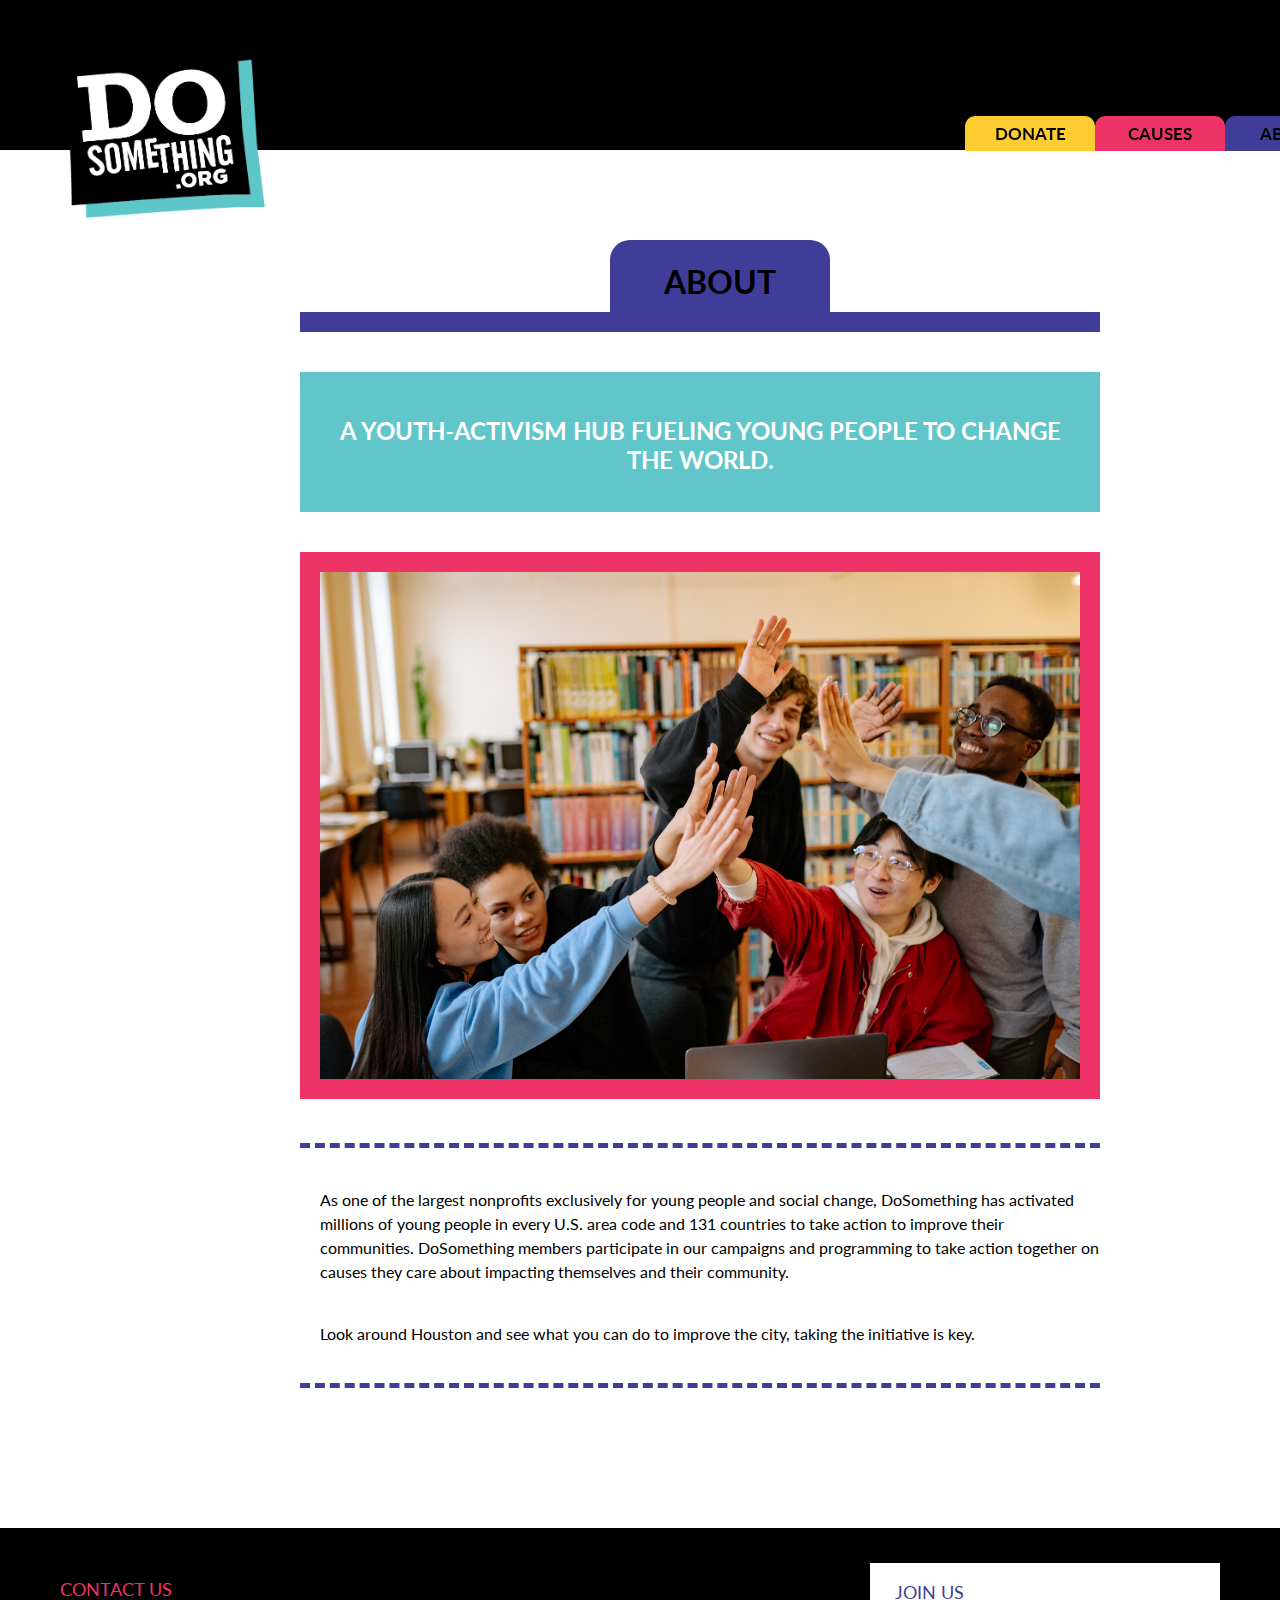
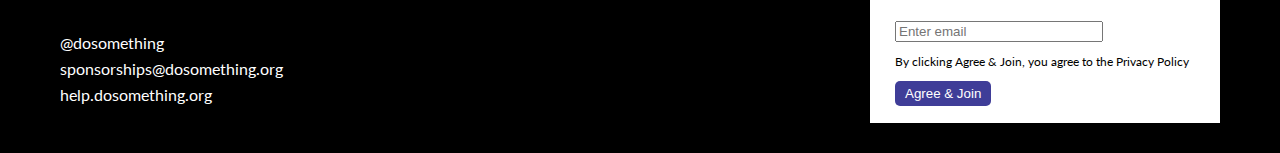
<file: about.html>
<!DOCTYPE html>
<html>

  <head>
    <head>
      <title>DoSomething - About</title>
      <link rel="stylesheet" href="DoSomething.css">
      <link rel="preconnect" href="https://fonts.googleapis.com">
      <link rel="preconnect" href="https://fonts.gstatic.com" crossorigin>
      <link href="https://fonts.googleapis.com/css2?family=Lato:wght@100;300;400;700;900&display=swap" rel="stylesheet"> 
      <link rel="shortcut icon" type="image/x-icon" href="favicon-16x16.png"/> 
    </head>
  </head>

  <body>
    <header>
      <a href="index.html"><img class="logo" src="logo.png"></a>
      <div class="nav-buttons">
        <button class="donate-button"><a href="donate.html">DONATE</a></button>
        <button class="causes-button"><a href="causes.html">CAUSES</a></button>
        <button class="about-button"><a href="about.html">ABOUT</a></button>
      </div>
    </header>

    <div class="about-section">
      <h1><p class="about-title">ABOUT</p></h1>
    </div>

    <div class="about-border"></div>

    <div class="blue-section">
    <div class="blue-block">
      <h2><p class="youth-hub">A YOUTH-ACTIVISM HUB FUELING YOUNG PEOPLE TO CHANGE THE WORLD.</p></h2>
    </div>

    

    <img class="team-pic" src="team.jpg">

    <div class="about-desc">
      <p class="statement">As one of the largest nonprofits exclusively for young people and social change, DoSomething has activated millions of young people in every U.S. area code and 131 countries to take action to improve their communities. DoSomething members participate in our campaigns and programming to take action together on causes they care about impacting themselves and their community.<br>
         <div class="end">Look around Houston and see what you can do to improve the city, taking the initiative is key.</p></div>
    </div>

    <footer>

      <div class="contact">
        <p class="contact-us">CONTACT US</p>
        <div class="usernames">
          <p>@dosomething</p>
          <p>sponsorships@dosomething.org</p>
          <p>help.dosomething.org</p>
        </div>
      </div>
  
      <div class="join-box">
        <p class="join">JOIN US</p>
        <input class="type-box" type="text" placeholder="Enter email">
        <p class="terms">By clicking Agree & Join, you agree to the Privacy Policy</p>
        <button class="agree-button">Agree & Join</button>
      </div>
    </footer>
  
  </body>

</html>
</file>
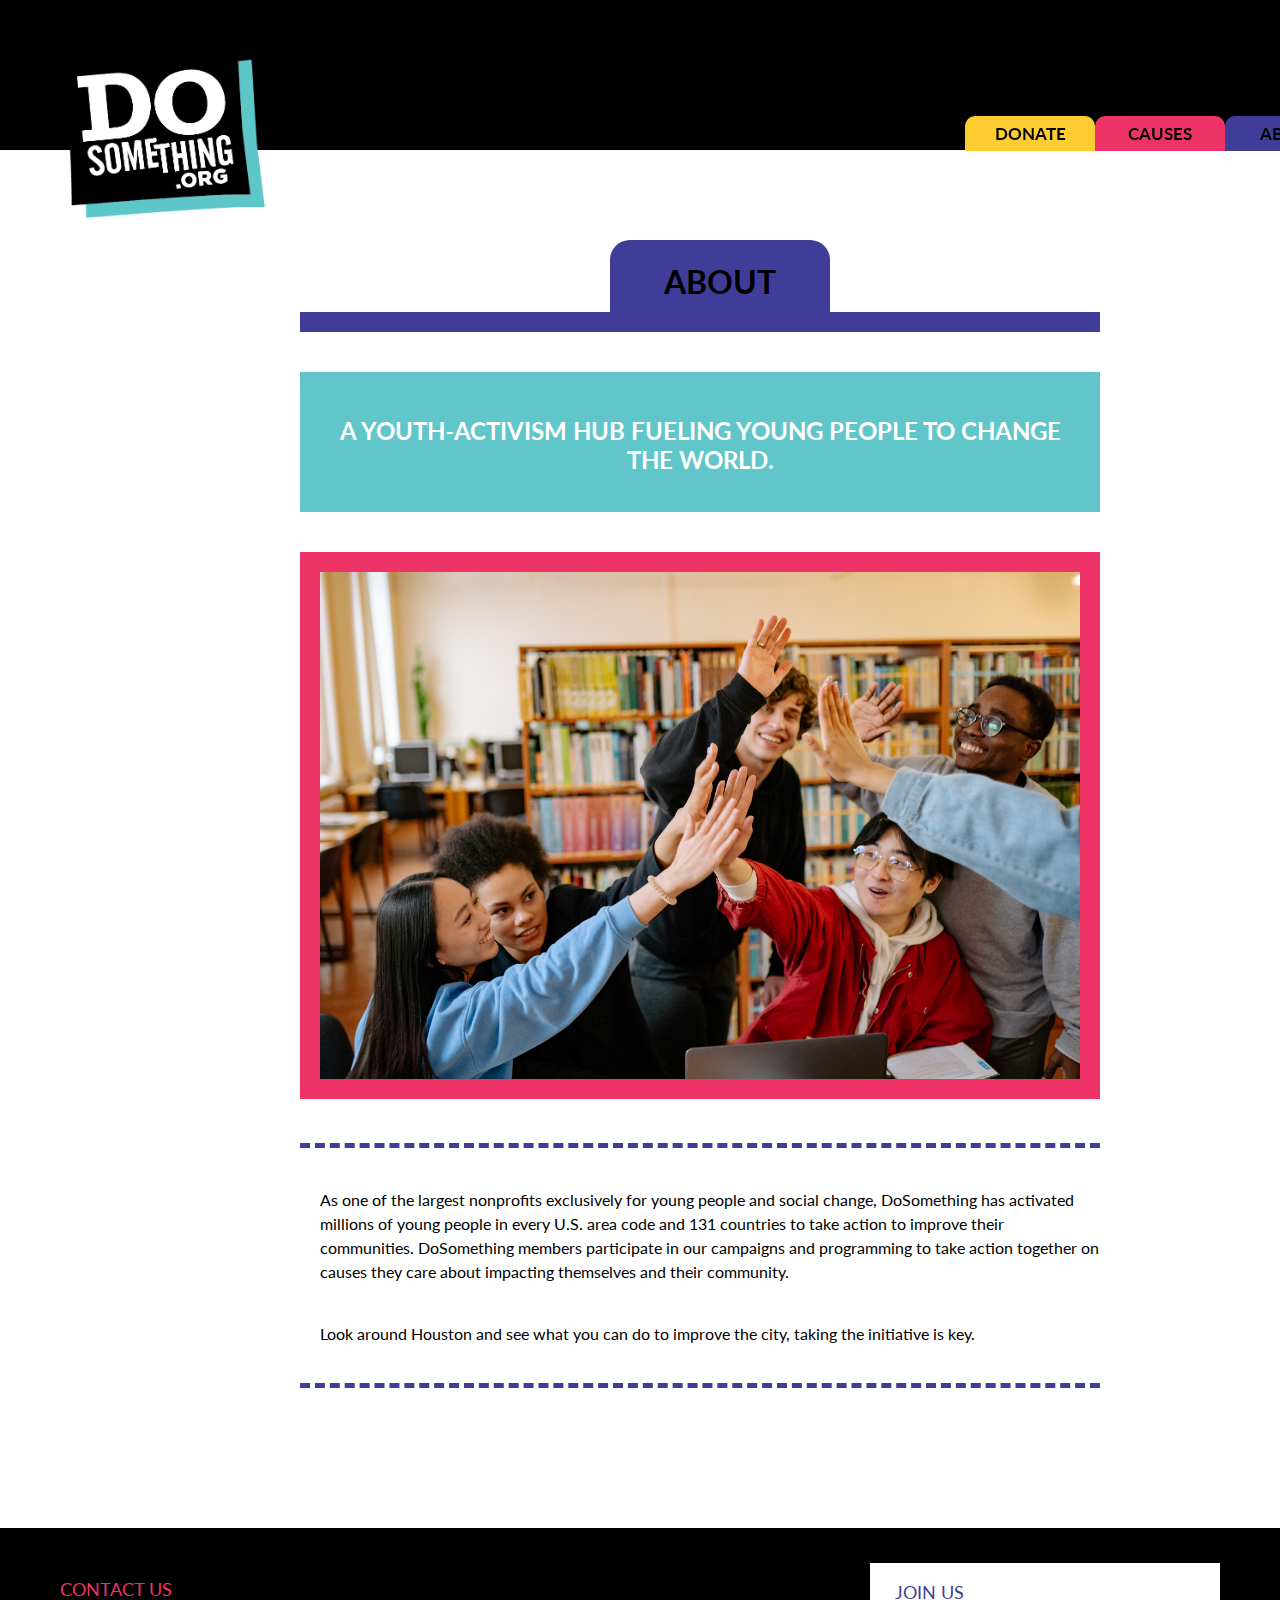
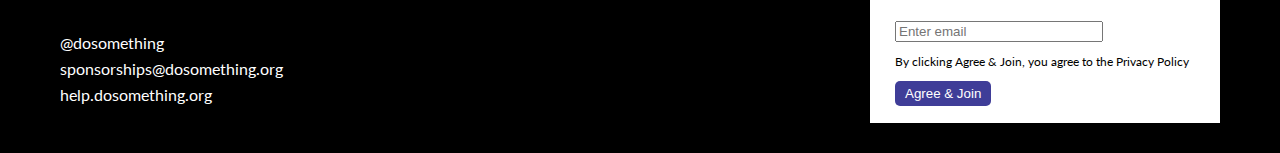
<file: About.html>
<!DOCTYPE html>
<html>

  <head>
    <head>
      <title>DoSomething - About</title>
      <link rel="stylesheet" href="DoSomething.css">
      <link rel="preconnect" href="https://fonts.googleapis.com">
      <link rel="preconnect" href="https://fonts.gstatic.com" crossorigin>
      <link href="https://fonts.googleapis.com/css2?family=Lato:wght@100;300;400;700;900&display=swap" rel="stylesheet"> 
      <link rel="shortcut icon" type="image/x-icon" href="pics/favicon-16x16.png"/> 
    </head>
  </head>

  <body>
    <header>
      <a href="DoSomething.html"><img class="logo" src="logo.png"></a>
      <div class="nav-buttons">
        <button class="donate-button"><a href="donate.html">DONATE</a></button>
        <button class="causes-button"><a href="causes.html">CAUSES</a></button>
        <button class="about-button"><a href="about.html">ABOUT</a></button>
      </div>
    </header>

    <div class="about-section">
      <h1><p class="about-title">ABOUT</p></h1>
    </div>

    <div class="about-border"></div>

    <div class="blue-section">
    <div class="blue-block">
      <h2><p class="youth-hub">A YOUTH-ACTIVISM HUB FUELING YOUNG PEOPLE TO CHANGE THE WORLD.</p></h2>
    </div>

    

    <img class="team-pic" src="team.jpg">

    <div class="about-desc">
      <p class="statement">As one of the largest nonprofits exclusively for young people and social change, DoSomething has activated millions of young people in every U.S. area code and 131 countries to take action to improve their communities. DoSomething members participate in our campaigns and programming to take action together on causes they care about impacting themselves and their community.<br>
         <div class="end">Look around Houston and see what you can do to improve the city, taking the initiative is key.</p></div>
    </div>

    <footer>

      <div class="contact">
        <p class="contact-us">CONTACT US</p>
        <div class="usernames">
          <p>@dosomething</p>
          <p>sponsorships@dosomething.org</p>
          <p>help.dosomething.org</p>
        </div>
      </div>
  
      <div class="join-box">
        <p class="join">JOIN US</p>
        <input class="type-box" type="text" placeholder="Enter email">
        <p class="terms">By clicking Agree & Join, you agree to the Privacy Policy</p>
        <button class="agree-button">Agree & Join</button>
      </div>
    </footer>
  
  </body>

</html>
</file>
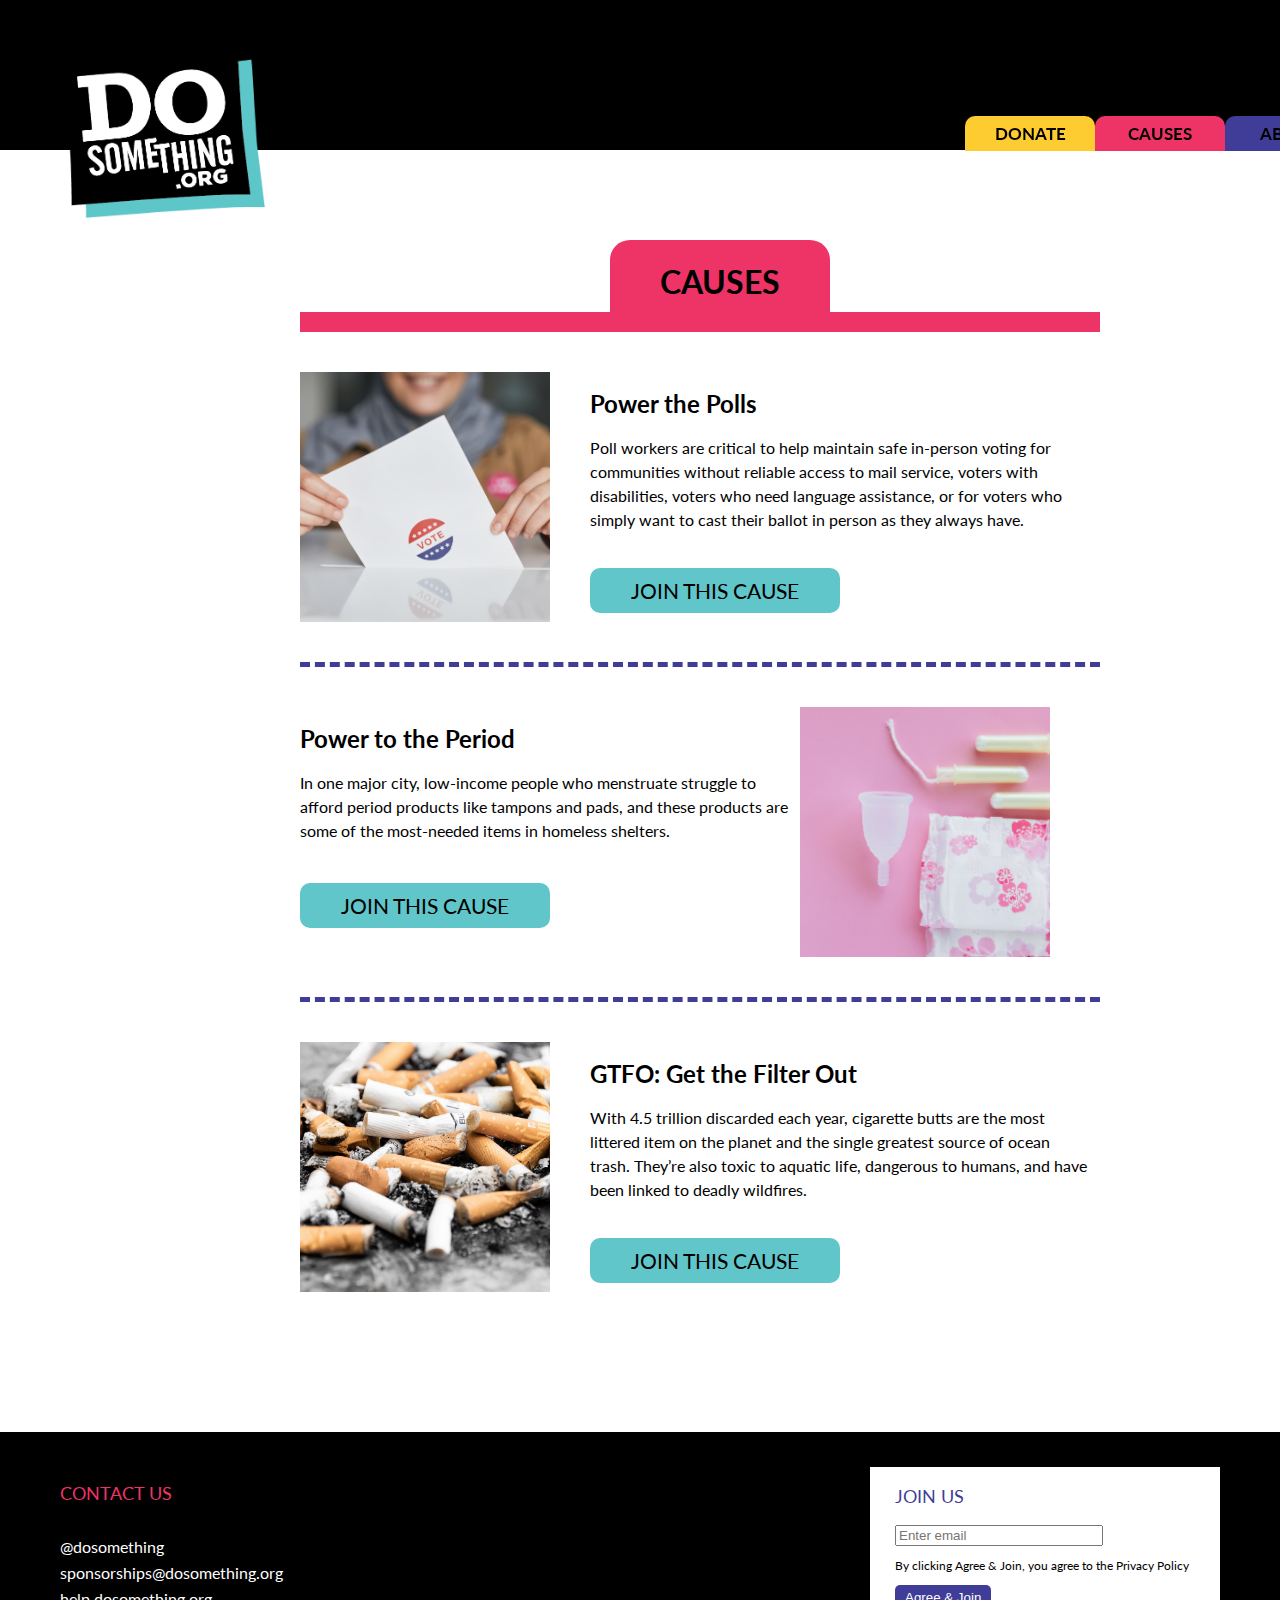
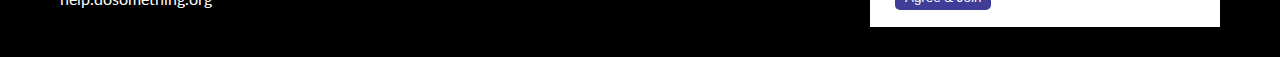
<file: causes.html>
<!DOCTYPE html>
<html>

  <head>
    <title>DoSomething - Causes</title>
    <link rel="stylesheet" href="DoSomething.css">
    <link rel="preconnect" href="https://fonts.googleapis.com">
    <link rel="preconnect" href="https://fonts.gstatic.com" crossorigin>
    <link href="https://fonts.googleapis.com/css2?family=Lato:wght@100;300;400;700;900&display=swap" rel="stylesheet">  
    <link rel="shortcut icon" type="image/x-icon" href="favicon-16x16.png"/>
  </head>

  <body>
    <header>
      <a href="index.html"><img class="logo" src="logo.png"></a>
      <div class="nav-buttons">
        <button class="donate-button"><a href="donate.html">DONATE</a></button>
        <button class="causes-button"><a href="causes.html">CAUSES</a></button>
        <button class="about-button"><a href="about.html">ABOUT</a></button>
      </div>
    </header>

    <div class="causes-section">
      <h1><p class="causes-title">CAUSES</p></h1>
    </div>

    <div class="border"></div>

    <div class="polls">
      <img class="vote-pic" src="vote.jpg">
      <div class="polls-section">
        <h2>Power the Polls</h2>
        <p>Poll workers are critical to help maintain safe in-person voting for communities without reliable access to mail service, voters with disabilities, voters who need language assistance, or for voters who simply want to cast their ballot in person as they always have.</p>
        <div class="float-button"><button class="join-cause">JOIN THIS CAUSE</button></div>
      </div>
    </div>

    <div class="dash-border"></div>

    <div class="period">
      <div class="period-section">
        <h2>Power to the Period</h2>
        <p>In one major city, low-income people who menstruate struggle to afford period products like tampons and pads, and these products are some of the most-needed items in homeless shelters.</p>
        <div class="period-button"><button class="join-cause">JOIN THIS CAUSE</button></div>
      </div>
      <img class="period-pic" src="period.jpg">
    </div>

    <div class="dash-border"></div>

    <div class="polls">
      <img class="vote-pic" src="cigarettes.jpg">
      <div class="polls-section">
        <h2>GTFO: Get the Filter Out</h2>
        <p>With 4.5 trillion discarded each year, cigarette butts are the most littered item on the planet and the single greatest source of ocean trash. They’re also toxic to aquatic life, dangerous to humans, and have been linked to deadly wildfires.</p>
        <div class="float-button"><button class="join-cause">JOIN THIS CAUSE</button></div>
      </div>
    </div>
  </body>

  <div class="space-under"></div>

  <footer>

    <div class="contact">
      <p class="contact-us">CONTACT US</p>
      <div class="usernames">
        <p>@dosomething</p>
        <p>sponsorships@dosomething.org</p>
        <p>help.dosomething.org</p>
      </div>
    </div>

    <div class="join-box">
      <p class="join">JOIN US</p>
      <input class="type-box" type="text" placeholder="Enter email">
      <p class="terms">By clicking Agree & Join, you agree to the Privacy Policy</p>
      <button class="agree-button">Agree & Join</button>
    </div>
  </footer>

</html>
</file>
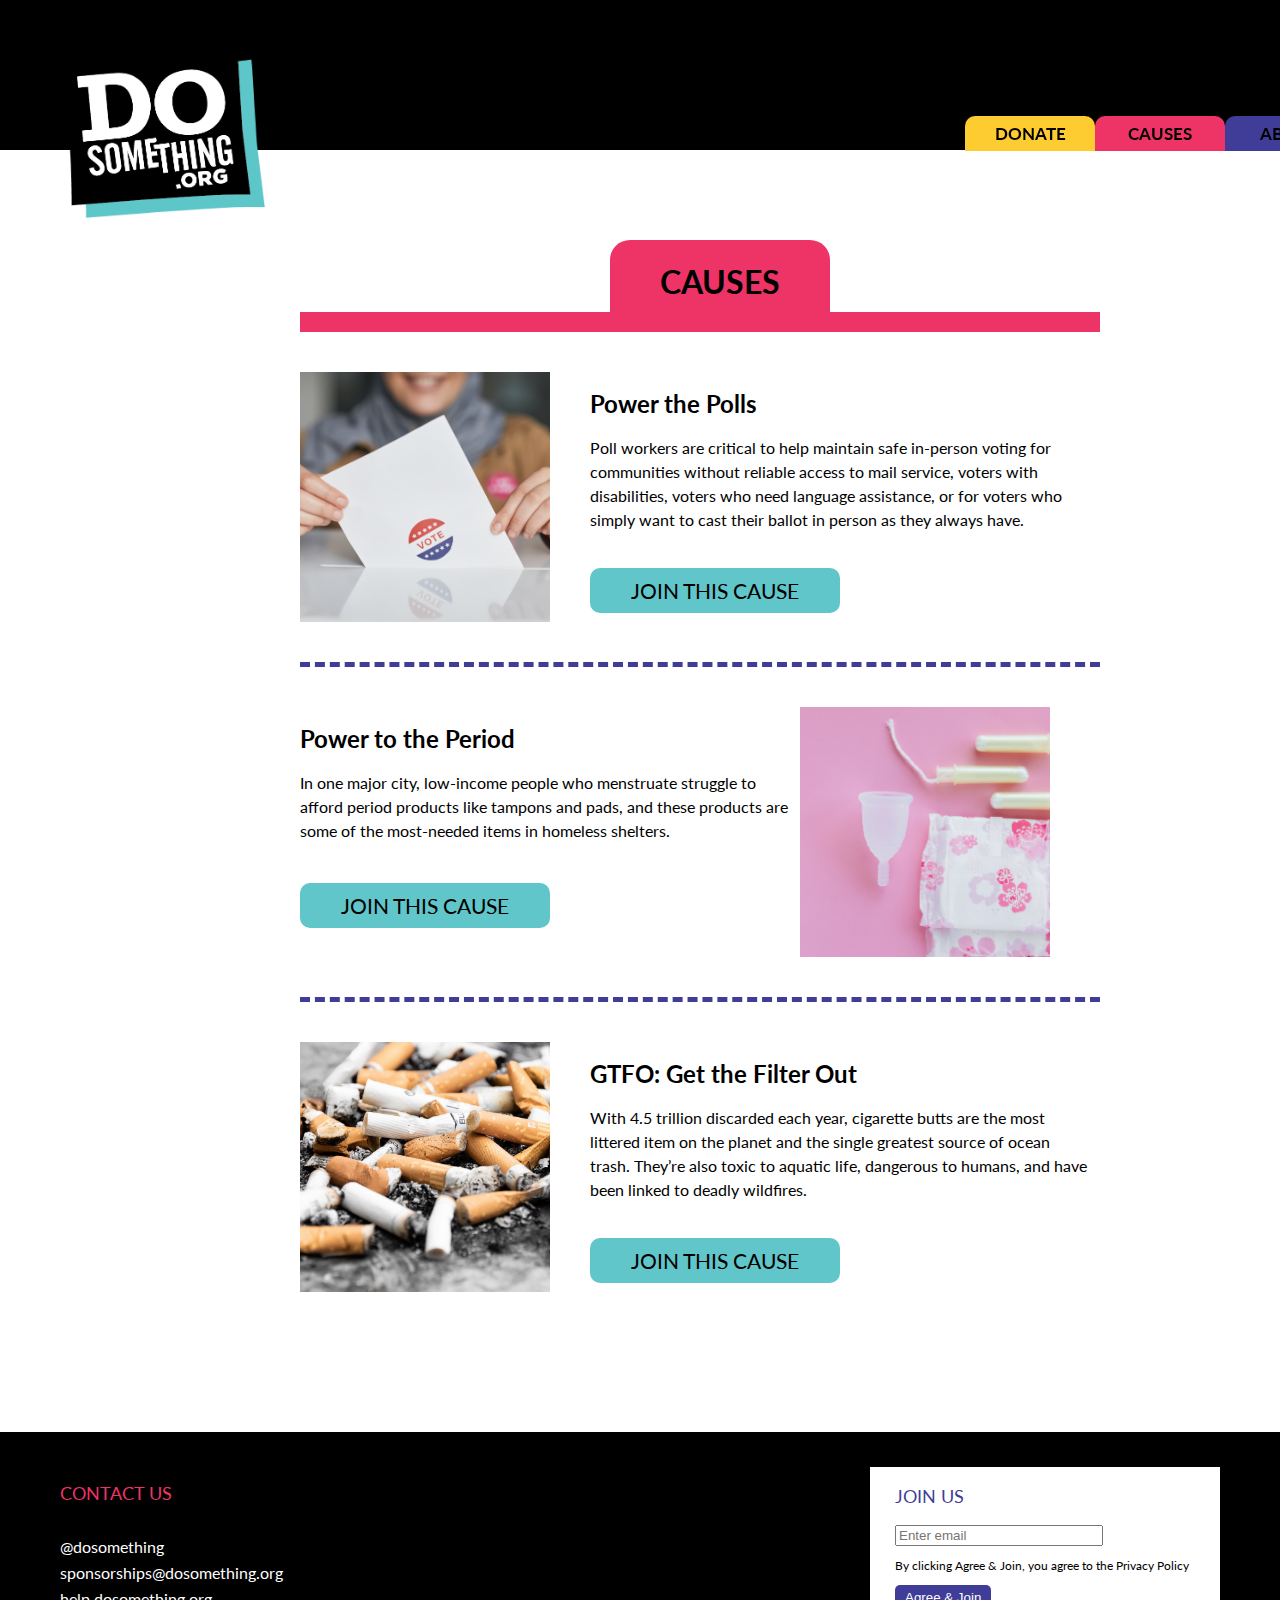
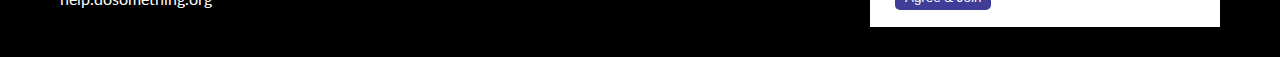
<file: Causes.html>
<!DOCTYPE html>
<html>

  <head>
    <title>DoSomething - Causes</title>
    <link rel="stylesheet" href="DoSomething.css">
    <link rel="preconnect" href="https://fonts.googleapis.com">
    <link rel="preconnect" href="https://fonts.gstatic.com" crossorigin>
    <link href="https://fonts.googleapis.com/css2?family=Lato:wght@100;300;400;700;900&display=swap" rel="stylesheet">  
    <link rel="shortcut icon" type="image/x-icon" href="pics/favicon-16x16.png"/>
  </head>

  <body>
    <header>
      <a href="DoSomething.html"><img class="logo" src="logo.png"></a>
      <div class="nav-buttons">
        <button class="donate-button"><a href="donate.html">DONATE</a></button>
        <button class="causes-button"><a href="causes.html">CAUSES</a></button>
        <button class="about-button"><a href="about.html">ABOUT</a></button>
      </div>
    </header>

    <div class="causes-section">
      <h1><p class="causes-title">CAUSES</p></h1>
    </div>

    <div class="border"></div>

    <div class="polls">
      <img class="vote-pic" src="vote.jpg">
      <div class="polls-section">
        <h2>Power the Polls</h2>
        <p>Poll workers are critical to help maintain safe in-person voting for communities without reliable access to mail service, voters with disabilities, voters who need language assistance, or for voters who simply want to cast their ballot in person as they always have.</p>
        <div class="float-button"><button class="join-cause">JOIN THIS CAUSE</button></div>
      </div>
    </div>

    <div class="dash-border"></div>

    <div class="period">
      <div class="period-section">
        <h2>Power to the Period</h2>
        <p>In one major city, low-income people who menstruate struggle to afford period products like tampons and pads, and these products are some of the most-needed items in homeless shelters.</p>
        <div class="period-button"><button class="join-cause">JOIN THIS CAUSE</button></div>
      </div>
      <img class="period-pic" src="period.jpg">
    </div>

    <div class="dash-border"></div>

    <div class="polls">
      <img class="vote-pic" src="cigarettes.jpg">
      <div class="polls-section">
        <h2>GTFO: Get the Filter Out</h2>
        <p>With 4.5 trillion discarded each year, cigarette butts are the most littered item on the planet and the single greatest source of ocean trash. They’re also toxic to aquatic life, dangerous to humans, and have been linked to deadly wildfires.</p>
        <div class="float-button"><button class="join-cause">JOIN THIS CAUSE</button></div>
      </div>
    </div>
  </body>

  <div class="space-under"></div>

  <footer>

    <div class="contact">
      <p class="contact-us">CONTACT US</p>
      <div class="usernames">
        <p>@dosomething</p>
        <p>sponsorships@dosomething.org</p>
        <p>help.dosomething.org</p>
      </div>
    </div>

    <div class="join-box">
      <p class="join">JOIN US</p>
      <input class="type-box" type="text" placeholder="Enter email">
      <p class="terms">By clicking Agree & Join, you agree to the Privacy Policy</p>
      <button class="agree-button">Agree & Join</button>
    </div>
  </footer>

</html>
</file>
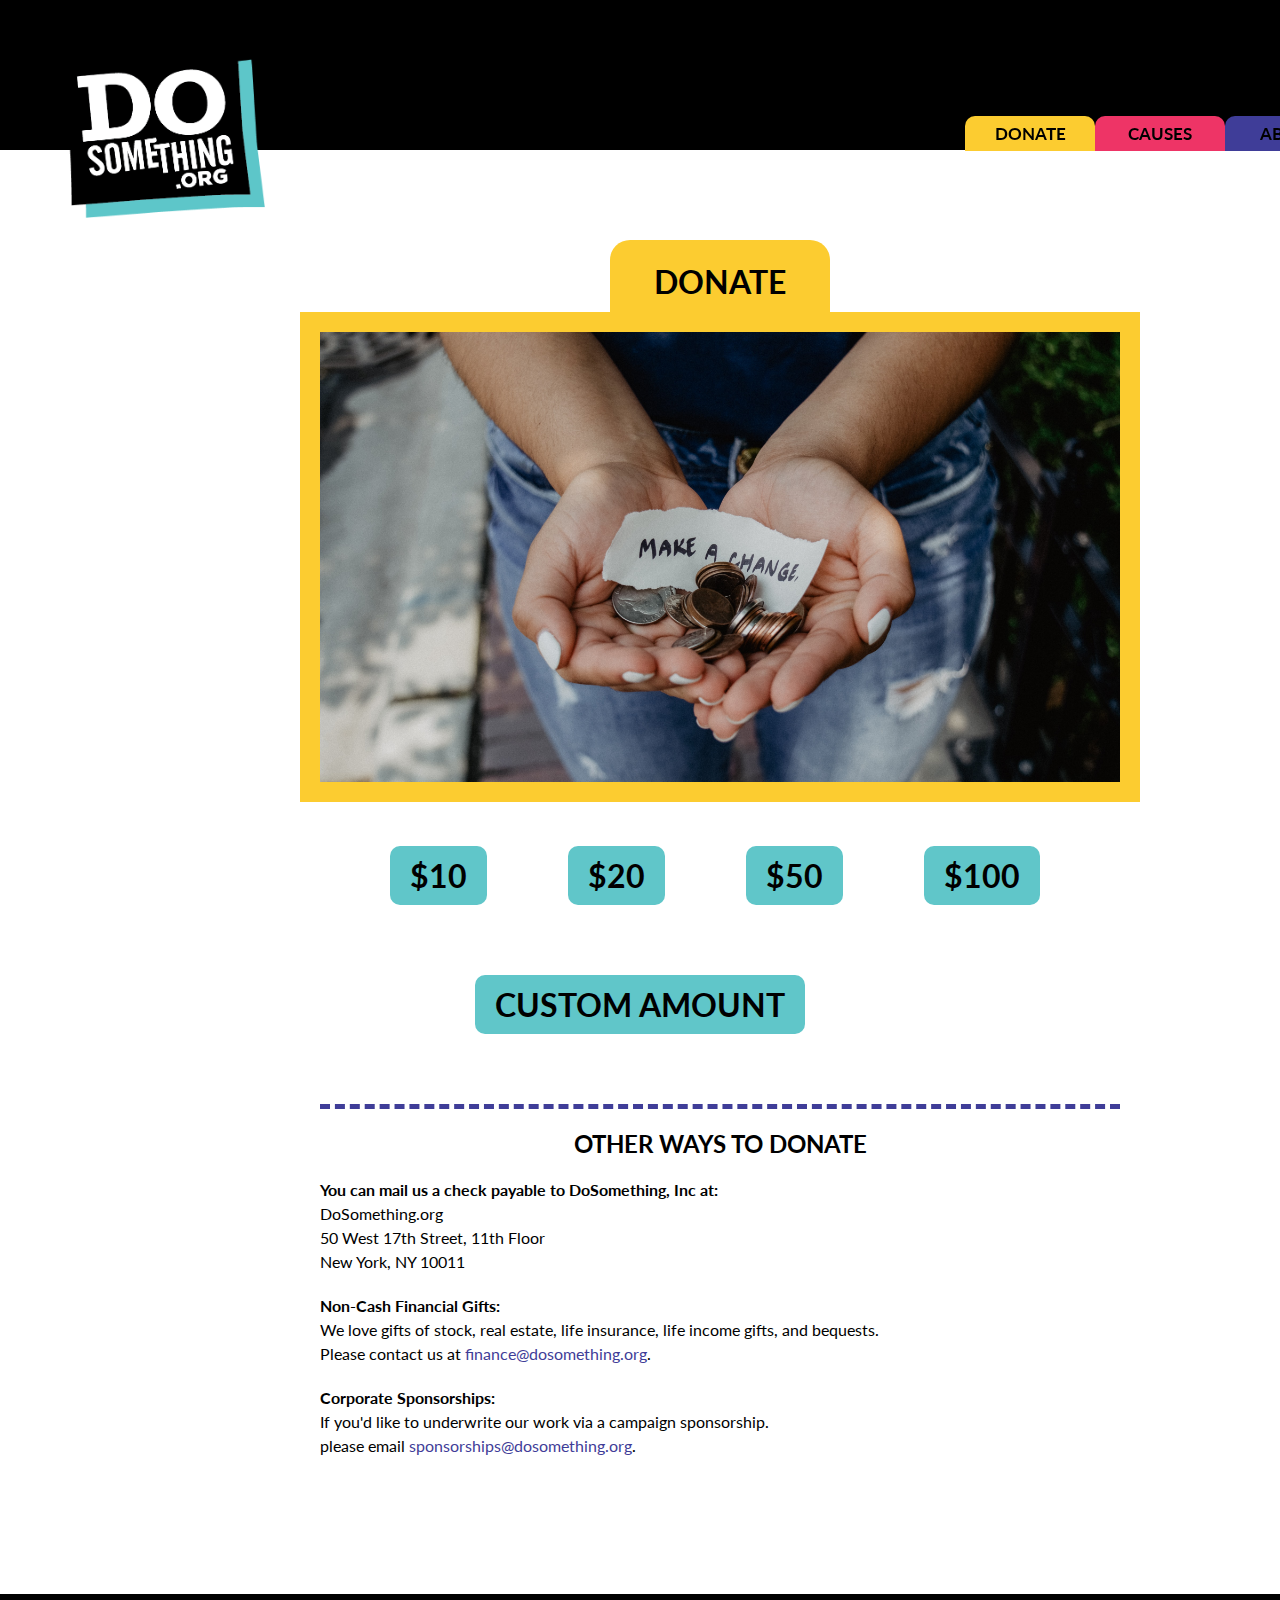
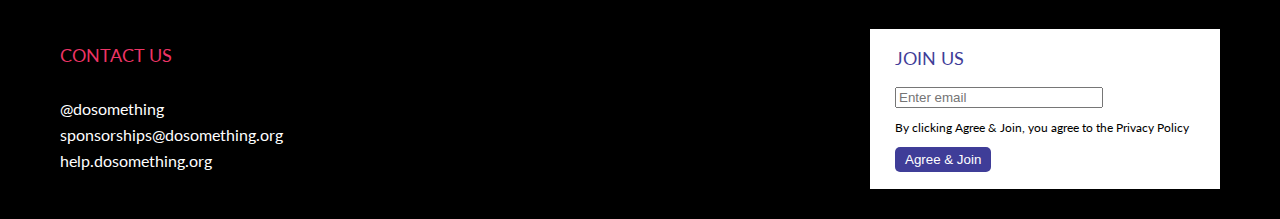
<file: donate.html>
<!DOCTYPE html>
<html>
<head>
  <title>DoSomething - Donate</title>
  <link rel="stylesheet" href="DoSomething.css">
  <link rel="preconnect" href="https://fonts.googleapis.com">
  <link rel="preconnect" href="https://fonts.gstatic.com" crossorigin>
  <link href="https://fonts.googleapis.com/css2?family=Lato:wght@100;300;400;700;900&display=swap" rel="stylesheet"> 
  <link rel="shortcut icon" type="image/x-icon" href="favicon-16x16.png"/> 
</head>

<body>
  <header>
    <a href="index.html"><img class="logo" src="logo.png"></a>
    <div class="nav-buttons">
      <button class="donate-button"><a href="donate.html">DONATE</a></button>
      <button class="causes-button"><a href="causes.html">CAUSES</a></button>
      <button class="about-button"><a href="about.html">ABOUT</a></button>
    </div>
  </header>

  <div class="donate-section">
    <h1><p class="donate-title">DONATE</p></h1>
  </div>

  <img class="donate-pic" src="donate.jpg">
  
  <div class="donate-buttons">
    <button class="donate1">$10</button>
    <button class="donate2">$20</button>
    <button class="donate3">$50</button>
    <button class="donate4">$100</button>
  </div>

  <div class="custom-amount">
  <button class="custom-amount-button">CUSTOM AMOUNT</button>
  </div>

  <div class="other-donation">
    <div class="border-other-donation"><h2 class="other-donation-title">OTHER WAYS TO DONATE</h2></div>
    <p class="other-donation-details"><div class="mail"><strong>You can mail us a check payable to DoSomething, Inc at:<br></strong>
      DoSomething.org<br>
      50 West 17th Street, 11th Floor<br>
      New York, NY 10011<br>
      </div>
      <div class="non-cash"><strong>Non-Cash Financial Gifts:</strong><br>
      We love gifts of stock, real estate, life insurance, life income gifts, and bequests.<br>
       Please contact us at <div class="email-purple">finance@dosomething.org</div>.<br></div>
      <div class="corporate"><strong>Corporate Sponsorships:</strong><br>
      If you'd like to underwrite our work via a campaign sponsorship.<br>please email <div class="email-purple">sponsorships@dosomething.org</div>.</p></div>
  </div>

  <footer>

    <div class="contact">
      <p class="contact-us">CONTACT US</p>
      <div class="usernames">
        <p>@dosomething</p>
        <p>sponsorships@dosomething.org</p>
        <p>help.dosomething.org</p>
      </div>
    </div>

    <div class="join-box">
      <p class="join">JOIN US</p>
      <input class="type-box" type="text" placeholder="Enter email">
      <p class="terms">By clicking Agree & Join, you agree to the Privacy Policy</p>
      <button class="agree-button">Agree & Join</button>
    </div>
  </footer>
</body>
</html>
</file>
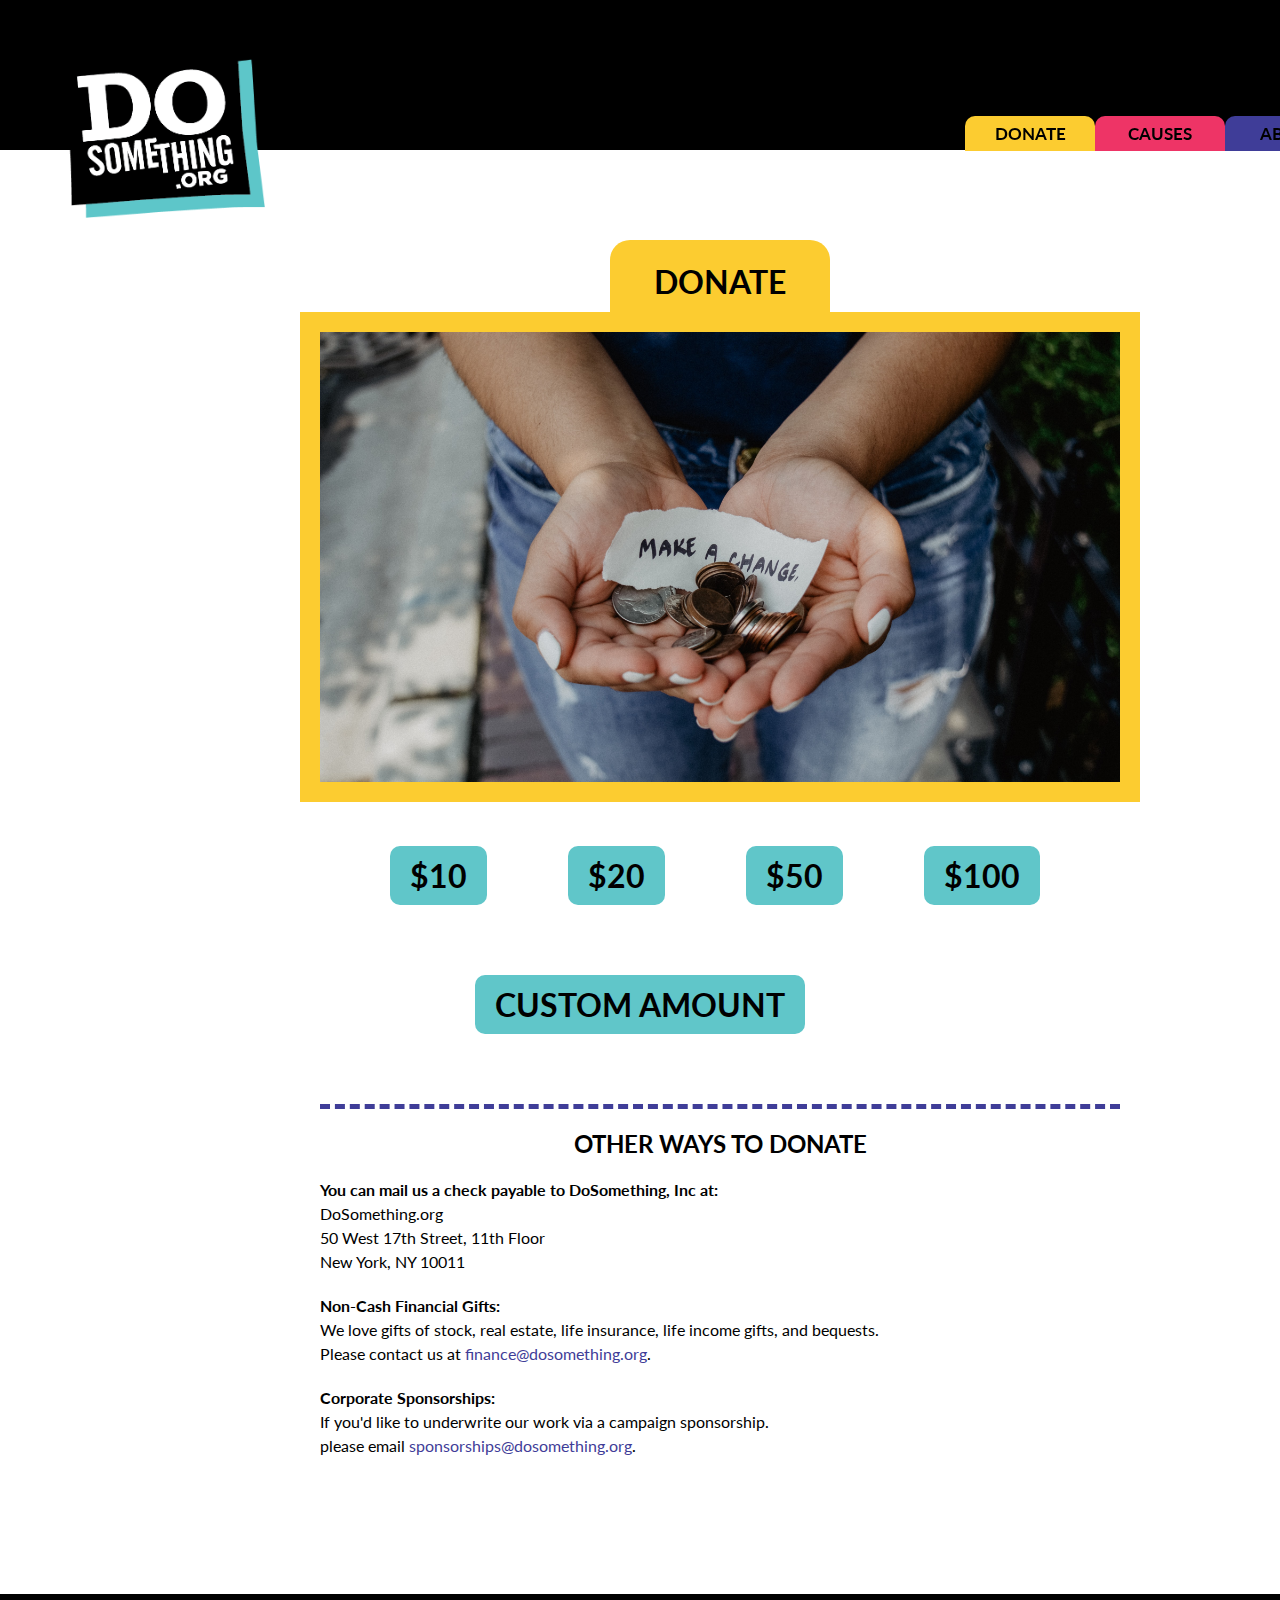
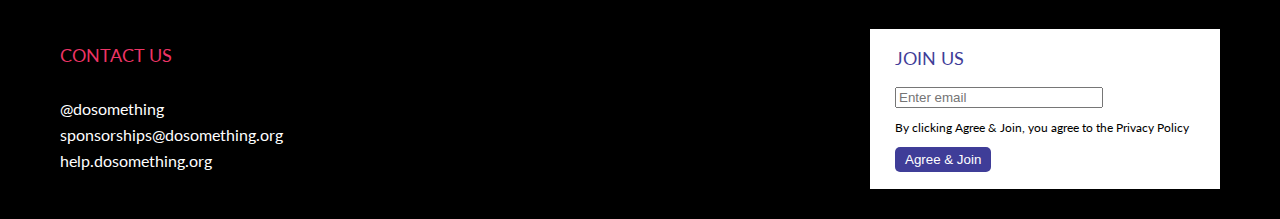
<file: Donate.html>
<!DOCTYPE html>
<html>
<head>
  <title>DoSomething - Donate</title>
  <link rel="stylesheet" href="DoSomething.css">
  <link rel="preconnect" href="https://fonts.googleapis.com">
  <link rel="preconnect" href="https://fonts.gstatic.com" crossorigin>
  <link href="https://fonts.googleapis.com/css2?family=Lato:wght@100;300;400;700;900&display=swap" rel="stylesheet"> 
  <link rel="shortcut icon" type="image/x-icon" href="pics/favicon-16x16.png"/> 
</head>

<body>
  <header>
    <a href="DoSomething.html"><img class="logo" src="logo.png"></a>
    <div class="nav-buttons">
      <button class="donate-button"><a href="donate.html">DONATE</a></button>
      <button class="causes-button"><a href="causes.html">CAUSES</a></button>
      <button class="about-button"><a href="about.html">ABOUT</a></button>
    </div>
  </header>

  <div class="donate-section">
    <h1><p class="donate-title">DONATE</p></h1>
  </div>

  <img class="donate-pic" src="donate.jpg">
  
  <div class="donate-buttons">
    <button class="donate1">$10</button>
    <button class="donate2">$20</button>
    <button class="donate3">$50</button>
    <button class="donate4">$100</button>
  </div>

  <div class="custom-amount">
  <button class="custom-amount-button">CUSTOM AMOUNT</button>
  </div>

  <div class="other-donation">
    <div class="border-other-donation"><h2 class="other-donation-title">OTHER WAYS TO DONATE</h2></div>
    <p class="other-donation-details"><div class="mail"><strong>You can mail us a check payable to DoSomething, Inc at:<br></strong>
      DoSomething.org<br>
      50 West 17th Street, 11th Floor<br>
      New York, NY 10011<br>
      </div>
      <div class="non-cash"><strong>Non-Cash Financial Gifts:</strong><br>
      We love gifts of stock, real estate, life insurance, life income gifts, and bequests.<br>
       Please contact us at <div class="email-purple">finance@dosomething.org</div>.<br></div>
      <div class="corporate"><strong>Corporate Sponsorships:</strong><br>
      If you'd like to underwrite our work via a campaign sponsorship.<br>please email <div class="email-purple">sponsorships@dosomething.org</div>.</p></div>
  </div>

  <footer>

    <div class="contact">
      <p class="contact-us">CONTACT US</p>
      <div class="usernames">
        <p>@dosomething</p>
        <p>sponsorships@dosomething.org</p>
        <p>help.dosomething.org</p>
      </div>
    </div>

    <div class="join-box">
      <p class="join">JOIN US</p>
      <input class="type-box" type="text" placeholder="Enter email">
      <p class="terms">By clicking Agree & Join, you agree to the Privacy Policy</p>
      <button class="agree-button">Agree & Join</button>
    </div>
  </footer>
</body>
</html>
</file>
<file: DoSomething.css>
p {
  font-family: 'Lato', sans-serif;
}

li {
  font-family: 'Lato', sans-serif;
}

header {
  background-color: black;
  position: fixed;
  width: 100vw;
  height: 150px;
  margin-bottom: 0px;
  display: grid;
  grid-template-columns: 1fr 1fr 1fr;
  top: 0;
}

.logo {
  object-fit: contain;
  height: 205px;
  width: 205px;
  display: grid;
  margin-left: 60px;
  margin-top: 30px;
}

html,
body {
  margin: 0;
  padding: 0;
}

.protest-pic {
  object-fit: cover;
  width: 100vw;
  height: 600px;
  object-position: center;
}

.nav-buttons {
  list-style: none;
  display: grid;
  grid-template-columns: 130px 130px 130px;
  margin-left: 700px;
  margin-right: 40px;
  margin-top: 116px;
  height: 14px;
}

.donate-button {
  font-family: 'Lato', sans-serif;
  font-size: 17px;
  font-weight: bold;
  background-color: #fccc30;
  border: none;
  padding-top: 7px;
  padding-bottom: 7px;
  border-radius: 10px 10px 0 0;
  transition: opacity 0.15s;
  cursor: pointer;
  display: grid;
}

.donate-button a {
  text-decoration: none;
  color: black;
}

.donate-button:hover {
  background-color: rgb(252, 223, 77);
}

.causes-button {
  font-family: 'Lato', sans-serif;
  font-size: 17px;
  font-weight: bold;
  background-color: #ee3466;
  color: white;
  border: none;
  padding-top: 7px;
  padding-bottom: 7px;
  border-radius: 10px 10px 0 0;
  transition: opacity 0.15s;
  cursor: pointer;
  display: grid;
}

.causes-button a {
  text-decoration: none;
  color: black;
}

.causes-button:hover {
  background-color: #ff517f;
}

.about-button {
  font-family: 'Lato', sans-serif;
  font-size: 17px;
  font-weight: bold;
  background-color: #3f3d98;
  color: white;
  border: none;
  padding-top: 7px;
  padding-bottom: 7px;
  border-radius: 10px 10px 0 0;
  transition: opacity 0.15s;
  cursor: pointer;
  display: grid;
}

.about-button a {
  text-decoration: none;
  color: black;
}

.about-button:hover {
  background-color: #5351c9;
}

h1 {
  font-family: 'Lato', sans-serif;
  font-weight: bold;
  text-align: center;
}

.why {
  margin-top: 40px;
}

.houston-pic {
  object-fit: cover;
  height: 400px;
  width: 440px;
  float: right;
  margin-right: 300px;
  margin-bottom: 50px;
}

.intro {
  height: 400px;
  width: 370px;
  background-color: #ee3466;
  display: inline-block;
  text-align: left;
  margin-left: 300px;
  font-size: 18px;
  color: white;
  font-weight: 300;
  margin-bottom: 60px;
}

.one {
  padding: 20px 57px 20px 50px;
  line-height: 23px;
}

.two {
  padding: 5px 57px 20px 50px;
  line-height: 23px;
}

.computer-pic {
  object-fit: cover;
  width: 520px;
  height: 300px;
  margin-left: 300px;
  float: left;
  margin-right: 45px;
}


.benefits {
  font-family: 'Lato', sans-serif;
  font-weight: bold;
  font-size: 30px;
  margin-top: 5px;
}

.pointstwo {
  font-size: 26px;
  margin-bottom: 300px;
}

footer {
  background-color: black;
  color: white;
  width: 100%;
  height: 225px;
  display: grid;
  grid-template-columns: 1fr 1fr;
}

.contact-us {
  margin-left: 60px;
  margin-top: 50px;
  color: #ee3466;
  font-size: 18px;
  margin-bottom: 0px;
}

.usernames {
  list-style: none;
  margin-left: 60px;
  line-height: 25px;
  margin-top: 0px;
  margin-bottom: 15px;
  line-height: 10px;
}

.join-box {
  width: 350px;
  height: 160px;
  background-color: white;
  color: black;
  display: inline-block;
  margin-left: 300px;
  margin-right: 60px;
  margin-top: 35px;
  display: inline-block;
}

.join {
  margin-left: 25px;
  font-size: 18px;
  color: #3f3d98;

}

.type-box {
  margin-left: 25px;
  width: 200px;
}

.terms {
  font-size: 12px;
  margin-left: 25px;
}

.agree-button {
  margin-left: 25px;
  border: none;
  color: white;
  background-color: #3f3d98;
  padding: 5px 10px;
  border-radius: 5px;
  transition: opacity 0.15s;
  cursor: pointer;
}

.agree-button:hover {
  background-color: #5351c9;
}

.contact {
  display: grid;
}

.donate-pic {
  object-fit: cover;
  width: 800px;
  height: 450px;
  margin-left: 300px;
  border: #fccc30;
  border-style: solid;
  border-width: 20px;
  margin-top: 0%;
}

.donate-section {
  background-color: #fccc30;
  margin-top: 240px;
  margin-left: 610px;
  text-align: center;
  padding: 1px 10px 1px 10px;
  width: 200px;
  height: 70px;
  border-top-right-radius: 20px;
  border-top-left-radius: 20px;
  margin-bottom: 0px;
}

.donate-title {
  margin: 0px;
}

.donate-buttons {
  margin-top: 40px;
  display: flex;
  justify-content: space-between;
  width: 650px;
  margin-left: 390px;
}

.donate1 {
  background-color: #60c6c9;
  border: none;
  font-family: 'Lato', sans-serif;
  font-weight: bold;
  font-size: 32px;
  padding: 10px 20px 10px 20px;
  border-radius: 10px;
  transition: opacity 0.15s;
  cursor: pointer;
}

.donate1:hover {
  background-color: #fccc30;
}

.donate2 {
  background-color: #60c6c9;
  border: none;
  font-family: 'Lato', sans-serif;
  font-weight: bold;
  font-size: 32px;
  padding: 10px 20px 10px 20px;
  border-radius: 10px;
  transition: opacity 0.15s;
  cursor: pointer;
}

.donate2:hover {
  background-color: #fccc30;
}

.donate3 {
  background-color: #60c6c9;
  border: none;
  font-family: 'Lato', sans-serif;
  font-weight: bold;
  font-size: 32px;
  padding: 10px 20px 10px 20px;
  border-radius: 10px;
  transition: opacity 0.15s;
  cursor: pointer;
}

.donate3:hover {
  background-color: #fccc30;
}

.donate4 {
  background-color: #60c6c9;
  border: none;
  font-family: 'Lato', sans-serif;
  font-weight: bold;
  font-size: 32px;
  padding: 10px 20px 10px 20px;
  border-radius: 10px;
  transition: opacity 0.15s;
  cursor: pointer;
}

.donate4:hover {
  background-color: #fccc30;
}

.custom-amount-button {
  background-color: #60c6c9;
  border: none;
  font-family: 'Lato', sans-serif;
  font-weight: bold;
  font-size: 32px;
  padding: 10px 20px 10px 20px;
  border-radius: 10px;
  transition: opacity 0.15s;
  cursor: pointer;
}

.custom-amount {
  margin: 70px 40px;
  text-align: center;
}

.custom-amount-button:hover {
  background-color: #fccc30;
}

.border-other-donation {
  border-width: 5px;
  border-color: #3f3d98;
  border-style: dashed;
  border-bottom: none;
  border-right: none;
  border-left: none;
  width: 800px;
  margin-left: 320px;
}

.other-donation-title {
  text-align: center;
}

.index-benefits {
  border-width: 5px;
  border-color: #3f3d98;
  border-style: dashed;
  border-top: none;
  border-right: none;
  border-left: none;
  width: 280px;
  display: inline-block;
}

.mail {
  font-family: 'Lato', sans-serif;
  margin: 0px 320px 20px 320px;
  line-height: 24px;
}

.non-cash {
  font-family: 'Lato', sans-serif;
  margin: 0px 320px 20px 320px;
  line-height: 24px;
}

.corporate {
  font-family: 'Lato', sans-serif;
  padding-bottom: 100px;
  margin: 0px 320px 20px 320px;
  line-height: 24px;
}

.email-purple {
  color: #3f3d98;
  display: inline-block;
}

.causes-section {
  background-color: #ee3466;
  margin-top: 240px;
  margin-left: 610px;
  text-align: center;
  padding: 1px 10px 1px 10px;
  width: 200px;
  height: 70px;
  border-top-right-radius: 20px;
  border-top-left-radius: 20px;
  margin-bottom: 0px;
}

.causes-title {
  margin: 0px;
}

.border {
  border-bottom: 20px;
  border-color: #ee3466;
  border-style: solid;
  border-top: none;
  border-right: none;
  border-left: none;
  width: 800px;
  margin-left: 300px;
}

.polls {
  display: grid;
  grid-template-columns: 1fr 2fr;
  margin-top: 40px;
}

.vote-pic {
  float: left;
  object-fit: cover;
  width: 250px;
  height: 250px;
  margin-left: 300px;
}

.polls-section {
  width: 500px;
  margin-left: 40px;
  line-height: 24px;
}

h2 {
  font-family: 'Lato', sans-serif;
  font-weight: bold;
}

.join-cause {
  border: none;
  background-color: #60c6c9;
  font-family: 'Lato', sans-serif;
  font-size: 21px;
  padding: 10px 0px;
  width: 250px;
  border-radius: 10px;
  cursor: pointer;
  transition: opacity 0.15s;
}

.join-cause:hover {
  background-color: rgb(252, 223, 77);
}

.float-button {
  margin-top: 20px;
  float: left;
}

.dash-border {
  border-width: 5px;
  border-color: #3f3d98;
  border-style: dashed;
  border-top: none;
  border-right: none;
  border-left: none;
  width: 800px;
  margin: 40px 300px;
}

.period {
  display: grid;
  grid-template-columns: 2fr 1fr;
}

.period-pic {
  float: left;
  object-fit: cover;
  width: 250px;
  height: 250px;
  margin-right: 340px;
}

.period-section {
  width: 500px;
  margin-left: 300px;
  line-height: 24px;
}

.period-button {
  margin-top: 40px;
}

.dash-border {
  border-width: 5px;
  border-color: #3f3d98;
  border-style: dashed;
  border-top: none;
  border-right: none;
  border-left: none;
  width: 800px;
  margin: 40px 300px;
}

.space-under {
  padding-bottom: 140px;
}

.about-section {
  background-color: #3f3d98;
  margin-top: 240px;
  margin-left: 610px;
  text-align: center;
  padding: 1px 10px 1px 10px;
  width: 200px;
  height: 70px;
  border-top-right-radius: 20px;
  border-top-left-radius: 20px;
  margin-bottom: 0px;
}

.about-title {
  margin: 0px;
}

.about-border {
  border-bottom: 20px;
  border-color: #3f3d98;
  border-style: solid;
  border-top: none;
  border-right: none;
  border-left: none;
  width: 800px;
  margin-left: 300px;
}

.blue-block {
  width: 760px;
  height: 100px;
  margin: 40px 0 40px 300px;
  background-color: #60c6c9;
  color: white;
  padding: 20px;
  display: inline-block;
  text-align: center;
}

.team-pic {
  width: 760px;
  object-fit: contain;
  margin-left: 300px;
  border: 20px;
  border-style: solid;
  border-color: #ee3466;
}

.statement {
  font-size: 16px;
  line-height: 24px;
  width: 780px;
  margin-left: 20px;
  margin-top: 40px;
}

.about-desc {
  margin-top: 40px;
  border-style: dashed;
  border-color: #3f3d98;
  border-width: 5px;
  border-left: none;
  border-right: none;
  width: 800px;
  margin-left: 300px;
  margin-bottom: 140px;
}

.end {
  margin-top: 40px;
  font-family: 'Lato', sans-serif;
  font-size: 16px;
  margin-left: 20px;
  margin-bottom: 40px;
}
</file>
